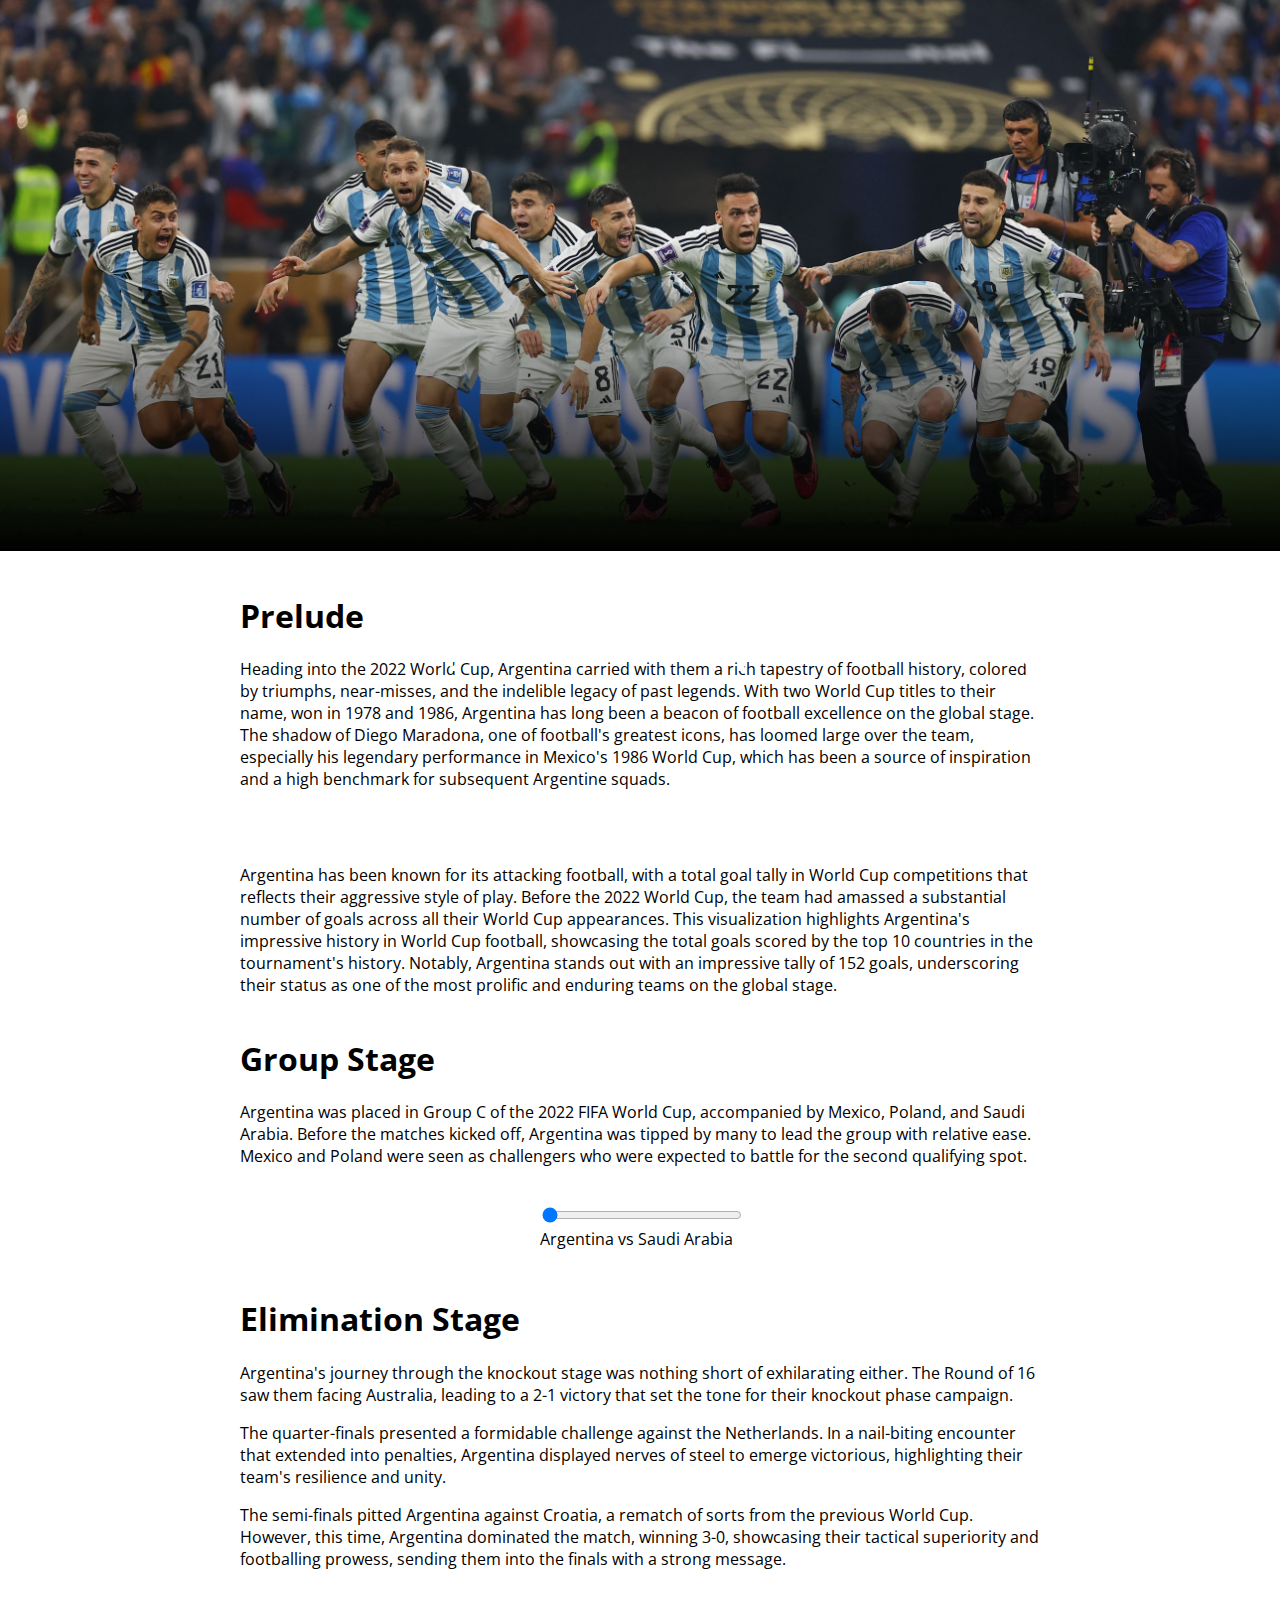
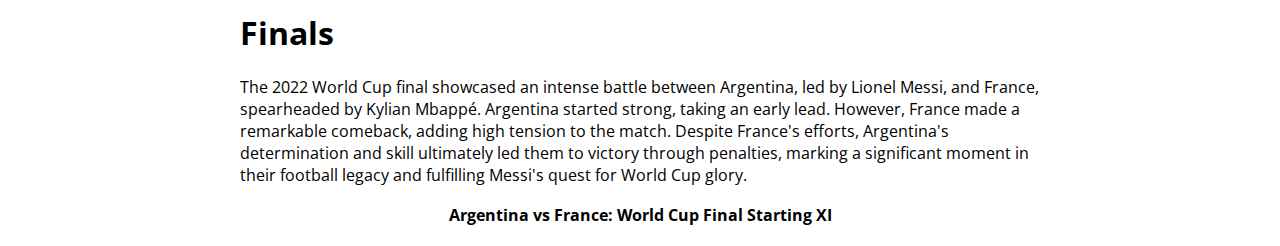
<file: index.html>
<!DOCTYPE html>
<html lang="en">
<head>
    <meta charset="UTF-8">
    <title>Argentina's Majestic World Cup 2022</title>
    <link rel="stylesheet" href="style.css">
    <script src="https://d3js.org/d3.v6.min.js"></script>
</head>
<body>
    <div id="image-container">
        <img src="../images/penalties.jpeg" alt="Winners" style="width:100%; height:auto;">
    </div>

    <div id="main-header">
        <h1>Argentina's Majestic World Cup 2022 Run in Qatar</h1>
    </div>

    <div id="content">
        <div id="intro-text">
            <h1>Prelude</h1>
            <p>
                Heading into the 2022 World Cup, Argentina carried with them a rich tapestry of football history, colored by triumphs, near-misses, and the indelible legacy of past legends. With two World Cup titles to their name, won in 1978 and 1986, Argentina has long been a beacon of football excellence on the global stage. The shadow of Diego Maradona, one of football's greatest icons, has loomed large over the team, especially his legendary performance in Mexico's 1986 World Cup, which has been a source of inspiration and a high benchmark for subsequent Argentine squads.
            </p>
        </div>

        <div id="bar-chart"></div> <!-- Bar chart division -->

        <div id="context-text">
            <p>
                Argentina has been known for its attacking football, with a total goal tally in World Cup competitions that reflects their aggressive style of play. Before the 2022 World Cup, the team had amassed a substantial number of goals across all their World Cup appearances. This visualization highlights Argentina's impressive history in World Cup football, showcasing the total goals scored by the top 10 countries in the tournament's history. Notably, Argentina stands out with an impressive tally of 152 goals, underscoring their status as one of the most prolific and enduring teams on the global stage.
            </p>
        </div>    
        
        <!-- New division for the match narrative -->
        <div id="match-narrative">
            <h1>Group Stage</h1>
            <p>
                Argentina was placed in Group C of the 2022 FIFA World Cup, accompanied by Mexico, Poland, and Saudi Arabia. Before the matches kicked off, Argentina was tipped by many to lead the group with relative ease. Mexico and Poland were seen as challengers who were expected to battle for the second qualifying spot.
            </p>
        </div>  

        <div id="xg-chart"></div>

        <div id="slider-container">
            <input type="range" min="0" max="2" value="0" class="slider" id="gameSlider">
            <span id="gameLabel">Argentina vs Saudi Arabia</span>
        </div>

        <div id="gameAnalysis" class="game-analysis">
            <!-- Text for each game will be displayed here -->
        </div>
        
        <div id="match-narrative">
            <h1>Elimination Stage</h1>
            <div id="bracket-container"></div>
            <p>
                Argentina's journey through the knockout stage was nothing short of exhilarating either. The Round of 16 saw them facing Australia, leading to a 2-1 victory that set the tone for their knockout phase campaign.
            </p>
            <p>
                The quarter-finals presented a formidable challenge against the Netherlands. In a nail-biting encounter that extended into penalties, Argentina displayed nerves of steel to emerge victorious, highlighting their team's resilience and unity.
            </p>
            <p>
                The semi-finals pitted Argentina against Croatia, a rematch of sorts from the previous World Cup. However, this time, Argentina dominated the match, winning 3-0, showcasing their tactical superiority and footballing prowess, sending them into the finals with a strong message.
            </p>
        </div>

        <div id="match-narrative">
            <h1>Finals</h1>
            <p>
                The 2022 World Cup final showcased an intense battle between Argentina, led by Lionel Messi, and France, spearheaded by Kylian Mbappé. Argentina started strong, taking an early lead. However, France made a remarkable comeback, adding high tension to the match. Despite France's efforts, Argentina's determination and skill ultimately led them to victory through penalties, marking a significant moment in their football legacy and fulfilling Messi's quest for World Cup glory.
            </p>
        </div>

        <div id="soccer-pitch"></div>
        <b>Argentina vs France: World Cup Final Starting XI</b>


    <script src="script.js"></script>
</body>
</html>
</file>
<file: style.css>
/* Import Google Fonts */
@import url('https://fonts.googleapis.com/css2?family=Open+Sans:wght@400;700&family=Roboto:wght@400;700&display=swap');

body {
    margin: 0;
    padding: 0;
    font-family: 'Open Sans', sans-serif; /* Better readability */
    background-position: center center;
    background-size: cover;
    background-attachment: fixed;
}

#image-container {
    position: relative;
    width: 100%;
}

#image-container:after {
    content: '';
    position: absolute;
    bottom: 0;
    left: 0;
    right: 0;
    height: 50%; /* Adjust the height of the gradient as needed */
    background: linear-gradient(180deg, transparent, rgba(0,0,0,1)); /* Creates the black fading effect */
}

#main-header {
    position: absolute;
    bottom: 20%; /* Position the header towards the bottom of the image */
    left: 50%;
    transform: translate(-50%, 0);
    color: white;
    text-align: center;
    padding: 20px;
    font-family: 'Roboto', sans-serif;
    font-size: 1.3em;
    width: 80%; /* Ensures text doesn't spread too wide */
    background: none; /* Remove the previous background */
}

#content {
    display: flex;
    flex-direction: column;
    align-items: center;
    justify-content: center;
    margin: 20px;
}

#intro-text {
    margin: 1px;
    text-align: left;
    max-width: 800px;
}

#context-text {
  margin: 1px;
  text-align: left;
  max-width: 800px;
}

#match-narrative {
  margin: 2px;
  text-align: left;
  max-width: 800px;
}

#gameAnalysis {
    margin: 2px;
    text-align: left;
    max-width: 800px;
}


#bar-chart {
    margin: 20px;
}

.tooltip {
    position: absolute;
    text-align: center;
    width: auto;
    padding: 4px;
    font: 14px 'Roboto', sans-serif;
    background: lightsteelblue;
    border-radius: 8px;
    pointer-events: none;
    opacity: 0;
    transition: opacity 0.3s;
}

#slider-container {
    width: 200px;
    margin: 20px auto;
}

.slider {
    width: 100%;
}

.axis-label {
    fill: #333;
    font-size: 12px;
    font-family: 'Roboto', sans-serif;
}

.goal-dot {
    stroke: #333;
    stroke-width: 1px;
}

.legend {
    font-size: 10px;
    font-family: 'Roboto', sans-serif;
}

#pitch-container {
    width: 80%;
    margin: 0 auto;
    padding-top: 50px; /* You can adjust the padding to fit the content */
}

/* Style for the soccer pitch */
.pitch {
    border: 1px solid #fff;
    background: #060;
}

/* Style for player markers */
.player-marker {
    fill: #fff;
    cursor: pointer;
}

.tooltip {
    position: absolute;
    text-align: center;
    padding: 6px;
    font: 12px sans-serif;
    background: white;
    border: 1px solid #333;
    border-radius: 3px;
    pointer-events: none;
    z-index: 10;
}
</file>
